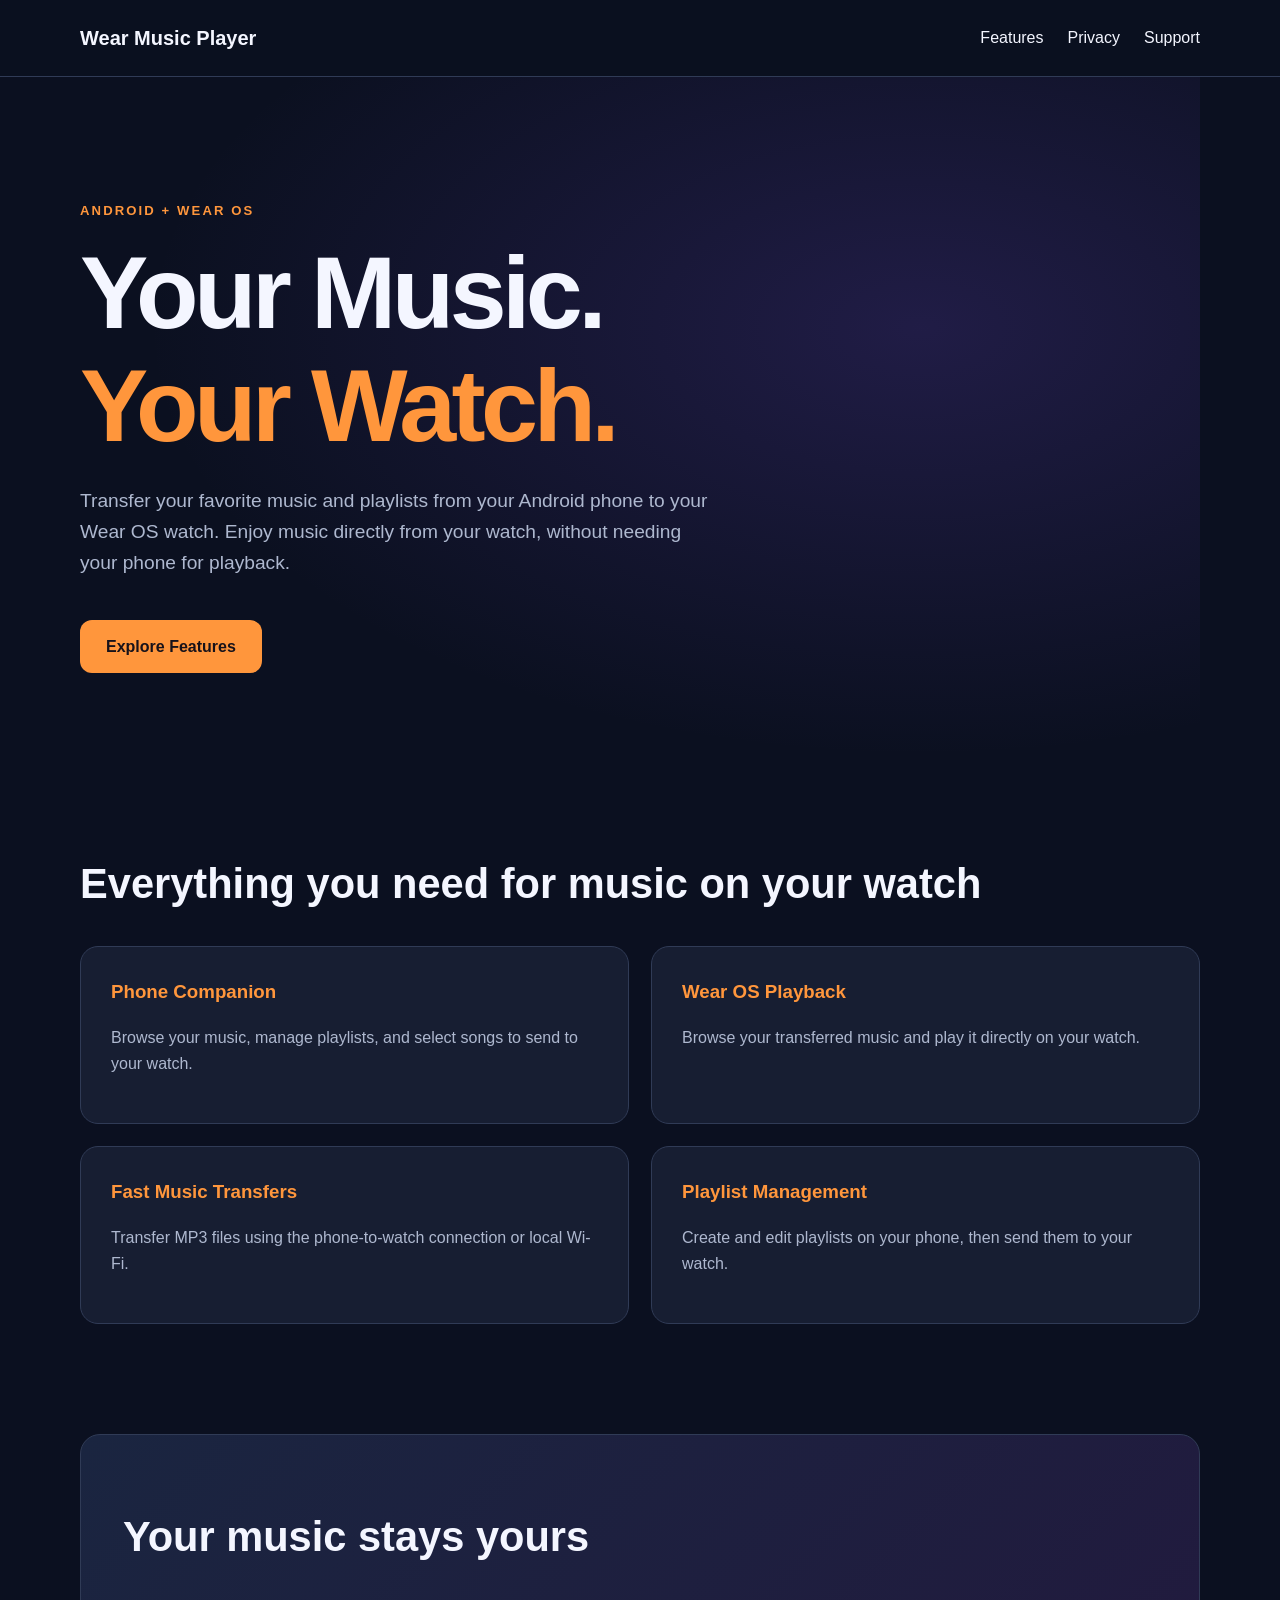
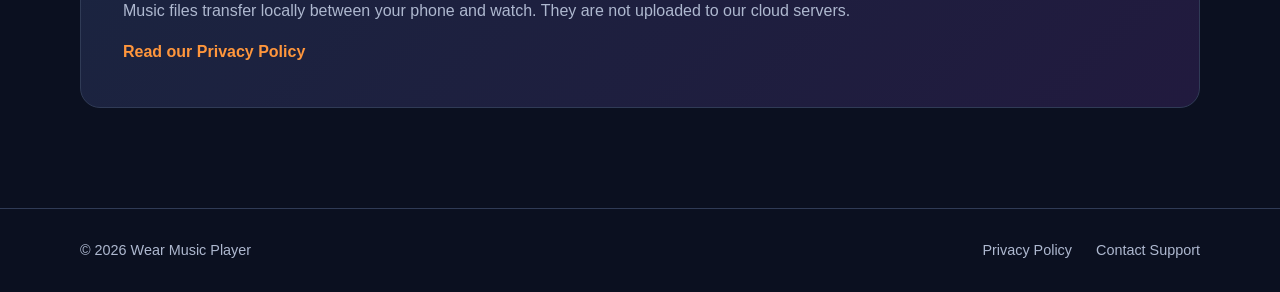
<file: index.html>
﻿<!DOCTYPE html>
<html lang="en">
<head>
  <meta charset="UTF-8">
  <meta name="viewport" content="width=device-width, initial-scale=1">
  <meta name="description" content="Wear Music Player lets you transfer music and playlists from your Android phone to your Wear OS watch.">
  <title>Wear Music Player | Your Music. Your Watch.</title>
  <link rel="stylesheet" href="style.css">
</head>
<body>
  <header class="site-header">
    <nav class="container navigation" aria-label="Main navigation">
      <a class="brand" href="index.html">Wear Music Player</a>
      <div class="nav-links">
        <a href="#features">Features</a>
        <a href="privacy.html">Privacy</a>
        <a href="mailto:hidroela@gmail.com">Support</a>
      </div>
    </nav>
  </header>

  <main>
    <section class="hero container">
      <p class="eyebrow">ANDROID + WEAR OS</p>
      <h1>Your Music.<br><span>Your Watch.</span></h1>
      <p class="hero-description">
        Transfer your favorite music and playlists from your Android phone
        to your Wear OS watch. Enjoy music directly from your watch,
        without needing your phone for playback.
      </p>
      <a class="primary-button" href="#features">Explore Features</a>
    </section>

    <section id="features" class="features container">
      <h2>Everything you need for music on your watch</h2>
      <div class="feature-grid">
        <article class="feature-card">
          <h3>Phone Companion</h3>
          <p>Browse your music, manage playlists, and select songs to send to your watch.</p>
        </article>
        <article class="feature-card">
          <h3>Wear OS Playback</h3>
          <p>Browse your transferred music and play it directly on your watch.</p>
        </article>
        <article class="feature-card">
          <h3>Fast Music Transfers</h3>
          <p>Transfer MP3 files using the phone-to-watch connection or local Wi-Fi.</p>
        </article>
        <article class="feature-card">
          <h3>Playlist Management</h3>
          <p>Create and edit playlists on your phone, then send them to your watch.</p>
        </article>
      </div>
    </section>

    <section class="privacy-highlight container">
      <h2>Your music stays yours</h2>
      <p>
        Music files transfer locally between your phone and watch.
        They are not uploaded to our cloud servers.
      </p>
      <a href="privacy.html">Read our Privacy Policy</a>
    </section>
  </main>

  <footer class="site-footer">
    <div class="container footer-content">
      <span>&copy; 2026 Wear Music Player</span>
      <div>
        <a href="privacy.html">Privacy Policy</a>
        <a href="mailto:hidroela@gmail.com">Contact Support</a>
      </div>
    </div>
  </footer>
</body>
</html>
</file>
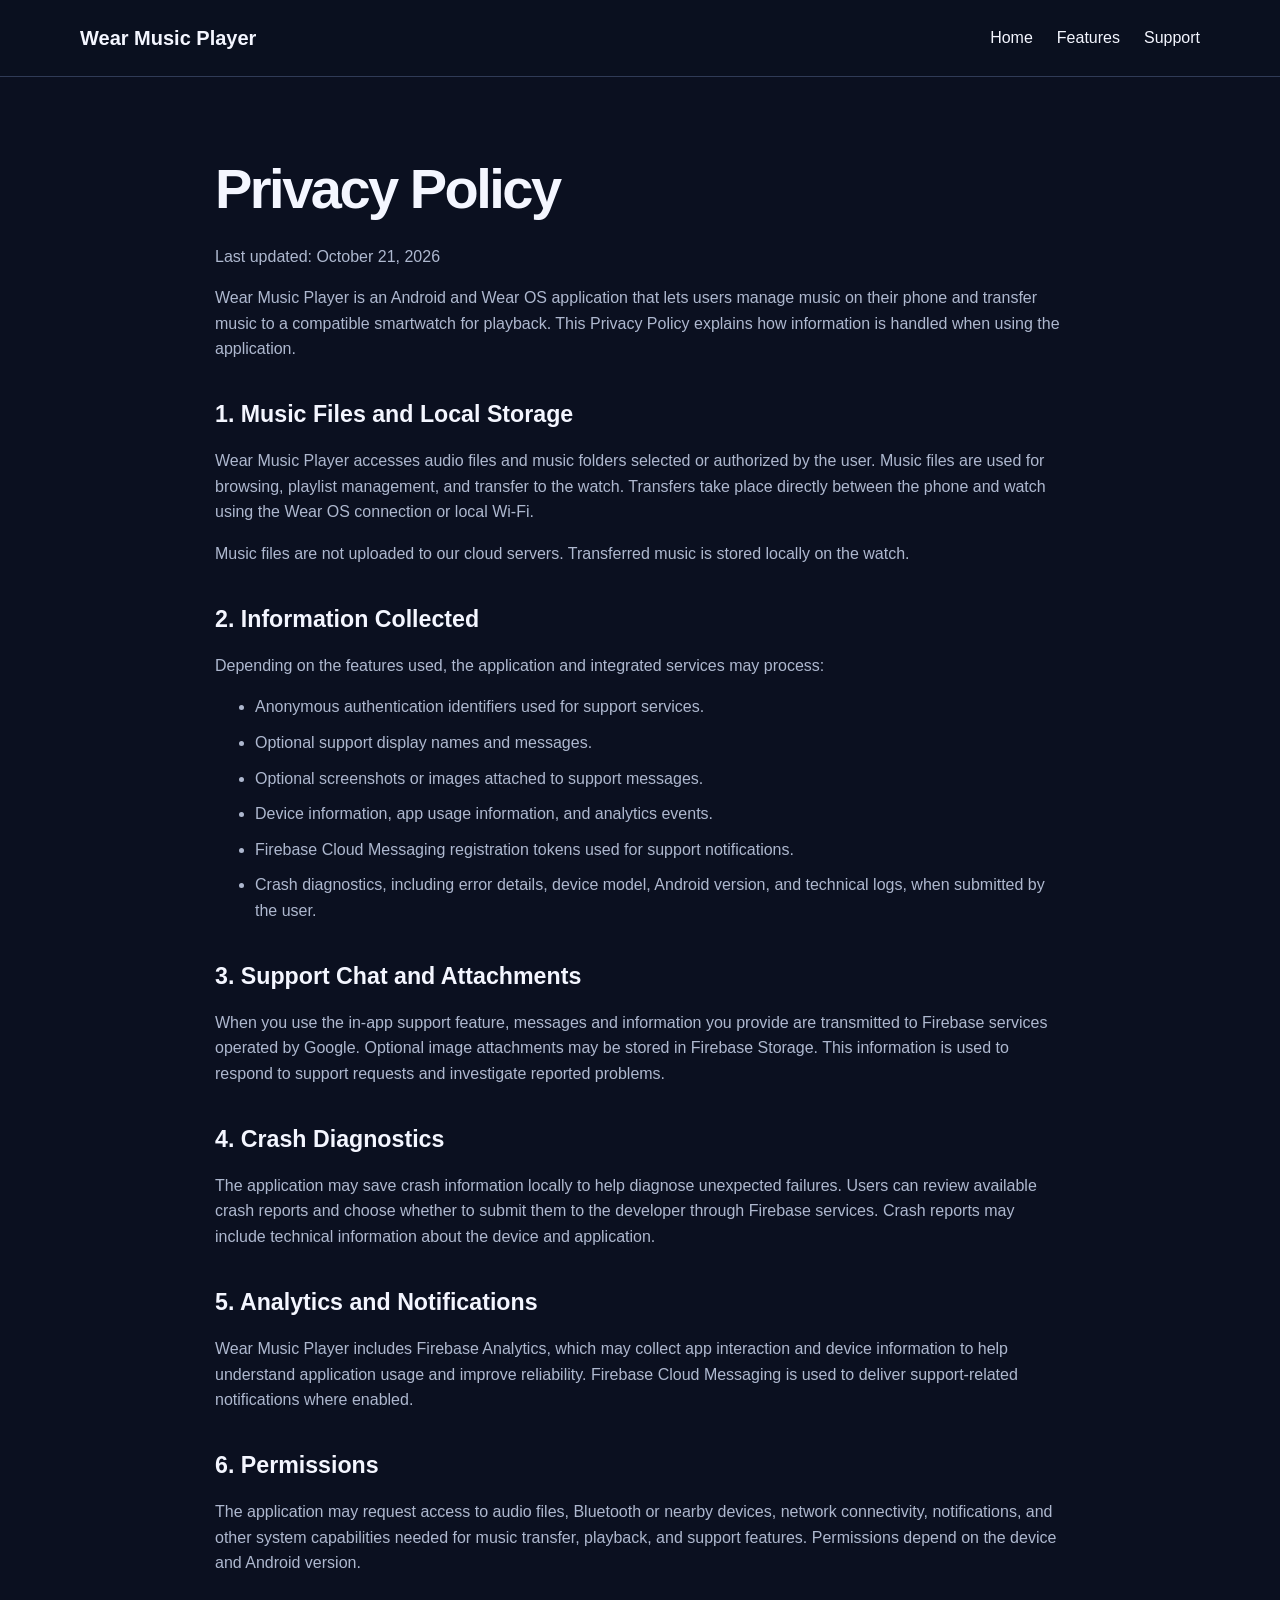
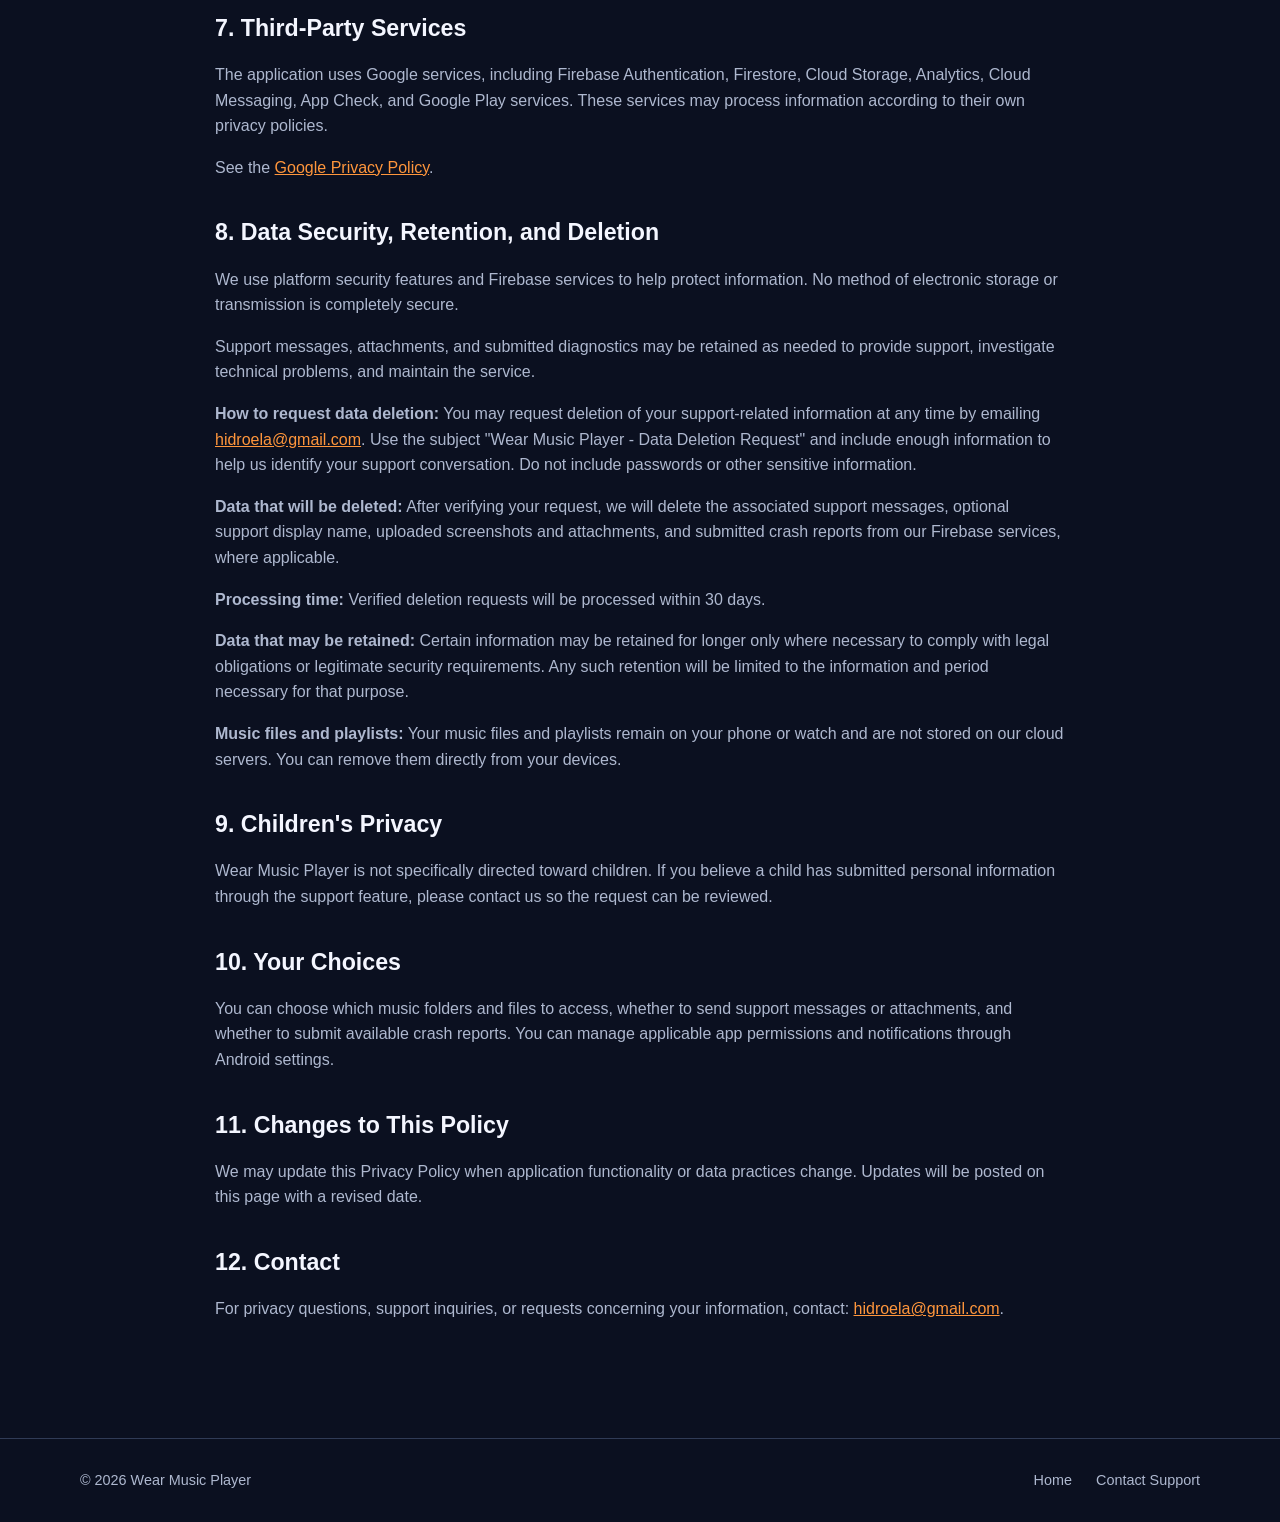
<file: privacy.html>
﻿<!DOCTYPE html>
<html lang="en">
<head>
  <meta charset="UTF-8">
  <meta name="viewport" content="width=device-width, initial-scale=1">
  <meta name="description" content="Privacy Policy for Wear Music Player on Android and Wear OS.">
  <title>Privacy Policy | Wear Music Player</title>
  <link rel="stylesheet" href="style.css">
  <style>
    .policy { max-width: 850px; padding: 65px 0 100px; }
    .policy h1 { font-size: clamp(2.3rem, 5vw, 3.5rem); }
    .policy h2 { font-size: 1.45rem; margin-top: 38px; }
    .policy p, .policy li { color: var(--muted); }
    .policy a { color: var(--accent); text-decoration: underline; }
    .policy li { margin-bottom: 10px; }
    .policy-date { color: var(--muted); }
  </style>
</head>
<body>
  <header class="site-header">
    <nav class="container navigation" aria-label="Main navigation">
      <a class="brand" href="index.html">Wear Music Player</a>
      <div class="nav-links">
        <a href="index.html">Home</a>
        <a href="index.html#features">Features</a>
        <a href="mailto:hidroela@gmail.com">Support</a>
      </div>
    </nav>
  </header>

  <main class="container policy">
    <h1>Privacy Policy</h1>
    <p class="policy-date">Last updated: October 21, 2026</p>

    <p>
      Wear Music Player is an Android and Wear OS application that
      lets users manage music on their phone and transfer music
      to a compatible smartwatch for playback.
      This Privacy Policy explains how information is handled
      when using the application.
    </p>

    <h2>1. Music Files and Local Storage</h2>
    <p>
      Wear Music Player accesses audio files and music folders
      selected or authorized by the user. Music files are used
      for browsing, playlist management, and transfer to the watch.
      Transfers take place directly between the phone and watch
      using the Wear OS connection or local Wi-Fi.
    </p>
    <p>
      Music files are not uploaded to our cloud servers.
      Transferred music is stored locally on the watch.
    </p>

    <h2>2. Information Collected</h2>
    <p>
      Depending on the features used, the application and
      integrated services may process:
    </p>
    <ul>
      <li>Anonymous authentication identifiers used for support services.</li>
      <li>Optional support display names and messages.</li>
      <li>Optional screenshots or images attached to support messages.</li>
      <li>Device information, app usage information, and analytics events.</li>
      <li>Firebase Cloud Messaging registration tokens used for support notifications.</li>
      <li>Crash diagnostics, including error details, device model,
          Android version, and technical logs, when submitted by the user.</li>
    </ul>

    <h2>3. Support Chat and Attachments</h2>
    <p>
      When you use the in-app support feature, messages and
      information you provide are transmitted to Firebase
      services operated by Google. Optional image attachments
      may be stored in Firebase Storage.
      This information is used to respond to support requests
      and investigate reported problems.
    </p>

    <h2>4. Crash Diagnostics</h2>
    <p>
      The application may save crash information locally
      to help diagnose unexpected failures. Users can review
      available crash reports and choose whether to submit
      them to the developer through Firebase services.
      Crash reports may include technical information
      about the device and application.
    </p>

    <h2>5. Analytics and Notifications</h2>
    <p>
      Wear Music Player includes Firebase Analytics, which
      may collect app interaction and device information
      to help understand application usage and improve reliability.
      Firebase Cloud Messaging is used to deliver support-related
      notifications where enabled.
    </p>

    <h2>6. Permissions</h2>
    <p>
      The application may request access to audio files,
      Bluetooth or nearby devices, network connectivity,
      notifications, and other system capabilities needed
      for music transfer, playback, and support features.
      Permissions depend on the device and Android version.
    </p>

    <h2>7. Third-Party Services</h2>
    <p>
      The application uses Google services, including Firebase
      Authentication, Firestore, Cloud Storage, Analytics,
      Cloud Messaging, App Check, and Google Play services.
      These services may process information according to
      their own privacy policies.
    </p>
    <p>
      See the
      <a href="https://policies.google.com/privacy"
         target="_blank" rel="noopener noreferrer">Google Privacy Policy</a>.
    </p>


    <h2>8. Data Security, Retention, and Deletion</h2>
    <p>
      We use platform security features and Firebase services
      to help protect information. No method of electronic
      storage or transmission is completely secure.
    </p>
    <p>
      Support messages, attachments, and submitted diagnostics
      may be retained as needed to provide support, investigate
      technical problems, and maintain the service.
    </p>
    <p>
      <strong>How to request data deletion:</strong>
      You may request deletion of your support-related information
      at any time by emailing
      <a href="mailto:hidroela@gmail.com?subject=Wear%20Music%20Player%20-%20Data%20Deletion%20Request">
        hidroela@gmail.com</a>.
      Use the subject "Wear Music Player - Data Deletion Request"
      and include enough information to help us identify your
      support conversation. Do not include passwords or other
      sensitive information.
    </p>
    <p>
      <strong>Data that will be deleted:</strong>
      After verifying your request, we will delete the associated
      support messages, optional support display name, uploaded
      screenshots and attachments, and submitted crash reports
      from our Firebase services, where applicable.
    </p>
    <p>
      <strong>Processing time:</strong>
      Verified deletion requests will be processed within
      30 days.
    </p>
    <p>
      <strong>Data that may be retained:</strong>
      Certain information may be retained for longer only
      where necessary to comply with legal obligations or
      legitimate security requirements. Any such retention
      will be limited to the information and period necessary
      for that purpose.
    </p>
    <p>
      <strong>Music files and playlists:</strong>
      Your music files and playlists remain on your phone
      or watch and are not stored on our cloud servers.
      You can remove them directly from your devices.
    </p>

    <h2>9. Children's Privacy</h2>
    <p>
      Wear Music Player is not specifically directed toward
      children. If you believe a child has submitted personal
      information through the support feature, please contact
      us so the request can be reviewed.
    </p>

    <h2>10. Your Choices</h2>
    <p>
      You can choose which music folders and files to access,
      whether to send support messages or attachments,
      and whether to submit available crash reports.
      You can manage applicable app permissions and notifications
      through Android settings.
    </p>

    <h2>11. Changes to This Policy</h2>
    <p>
      We may update this Privacy Policy when application
      functionality or data practices change. Updates will
      be posted on this page with a revised date.
    </p>

    <h2>12. Contact</h2>
    <p>
      For privacy questions, support inquiries, or requests
      concerning your information, contact:
      <a href="mailto:hidroela@gmail.com">hidroela@gmail.com</a>.
    </p>
  </main>

  <footer class="site-footer">
    <div class="container footer-content">
      <span>&copy; 2026 Wear Music Player</span>
      <div>
        <a href="index.html">Home</a>
        <a href="mailto:hidroela@gmail.com">Contact Support</a>
      </div>
    </div>
  </footer>
</body>
</html>
</file>
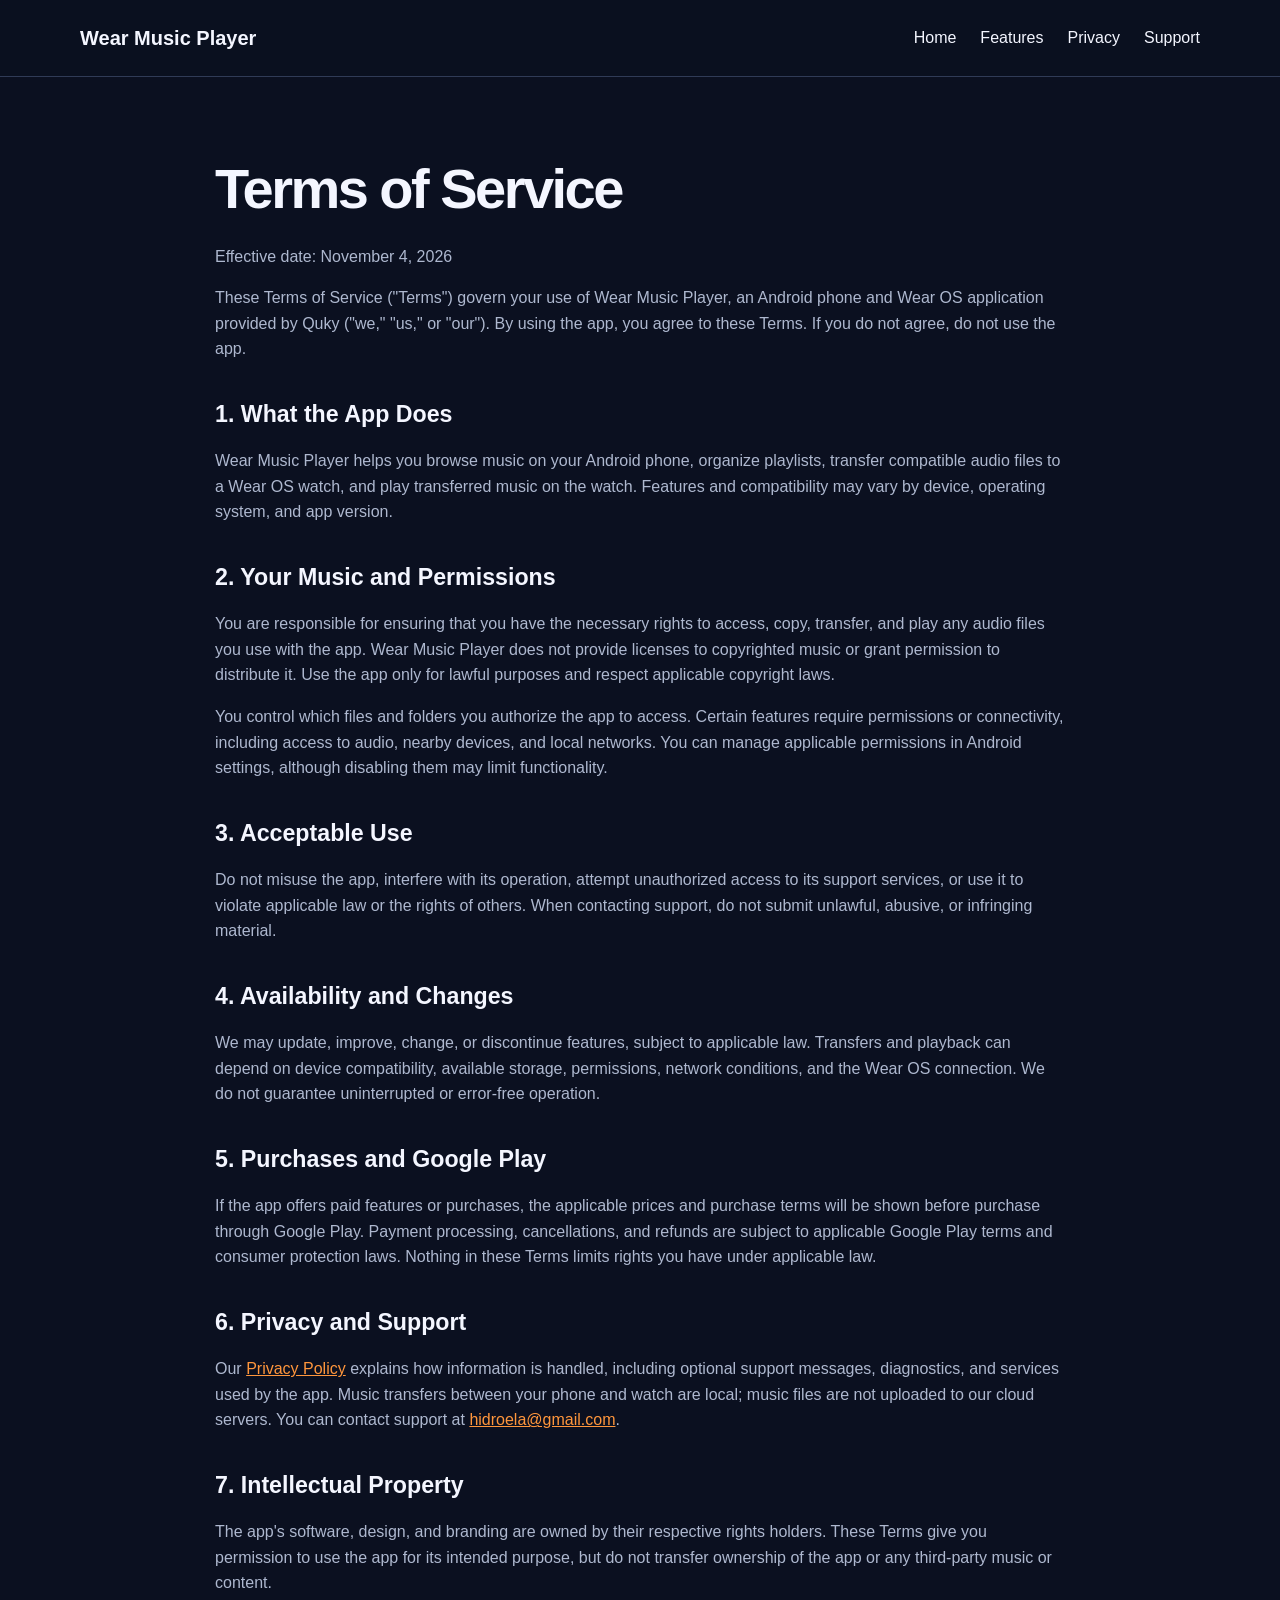
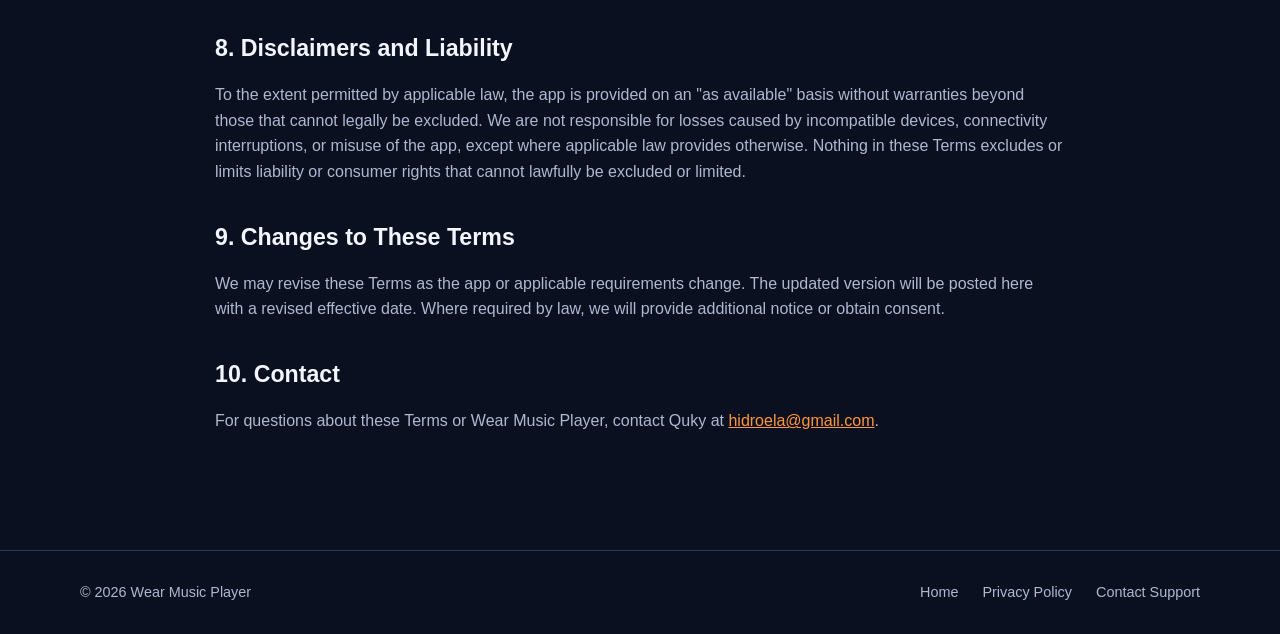
<file: terms.html>
<!DOCTYPE html>
<html lang="en">
<head>
  <meta charset="UTF-8">
  <meta name="viewport" content="width=device-width, initial-scale=1">
  <meta name="description" content="Terms of Service for Wear Music Player on Android and Wear OS.">
  <title>Terms of Service | Wear Music Player</title>
  <link rel="stylesheet" href="style.css">
  <style>
    .policy { max-width: 850px; padding: 65px 0 100px; }
    .policy h1 { font-size: clamp(2.3rem, 5vw, 3.5rem); }
    .policy h2 { font-size: 1.45rem; margin-top: 38px; }
    .policy p, .policy li { color: var(--muted); }
    .policy a { color: var(--accent); text-decoration: underline; }
    .policy li { margin-bottom: 10px; }
    .policy-date { color: var(--muted); }
  </style>
</head>
<body>
  <header class="site-header">
    <nav class="container navigation" aria-label="Main navigation">
      <a class="brand" href="index.html">Wear Music Player</a>
      <div class="nav-links">
        <a href="index.html">Home</a>
        <a href="index.html#features">Features</a>
        <a href="privacy.html">Privacy</a>
        <a href="mailto:hidroela@gmail.com">Support</a>
      </div>
    </nav>
  </header>

  <main class="container policy">
    <h1>Terms of Service</h1>
    <p class="policy-date">Effective date: November 4, 2026</p>
    <p>These Terms of Service ("Terms") govern your use of Wear Music Player, an Android phone and Wear OS application provided by Quky ("we," "us," or "our"). By using the app, you agree to these Terms. If you do not agree, do not use the app.</p>

    <h2>1. What the App Does</h2>
    <p>Wear Music Player helps you browse music on your Android phone, organize playlists, transfer compatible audio files to a Wear OS watch, and play transferred music on the watch. Features and compatibility may vary by device, operating system, and app version.</p>

    <h2>2. Your Music and Permissions</h2>
    <p>You are responsible for ensuring that you have the necessary rights to access, copy, transfer, and play any audio files you use with the app. Wear Music Player does not provide licenses to copyrighted music or grant permission to distribute it. Use the app only for lawful purposes and respect applicable copyright laws.</p>
    <p>You control which files and folders you authorize the app to access. Certain features require permissions or connectivity, including access to audio, nearby devices, and local networks. You can manage applicable permissions in Android settings, although disabling them may limit functionality.</p>

    <h2>3. Acceptable Use</h2>
    <p>Do not misuse the app, interfere with its operation, attempt unauthorized access to its support services, or use it to violate applicable law or the rights of others. When contacting support, do not submit unlawful, abusive, or infringing material.</p>

    <h2>4. Availability and Changes</h2>
    <p>We may update, improve, change, or discontinue features, subject to applicable law. Transfers and playback can depend on device compatibility, available storage, permissions, network conditions, and the Wear OS connection. We do not guarantee uninterrupted or error-free operation.</p>

    <h2>5. Purchases and Google Play</h2>
    <p>If the app offers paid features or purchases, the applicable prices and purchase terms will be shown before purchase through Google Play. Payment processing, cancellations, and refunds are subject to applicable Google Play terms and consumer protection laws. Nothing in these Terms limits rights you have under applicable law.</p>

    <h2>6. Privacy and Support</h2>
    <p>Our <a href="privacy.html">Privacy Policy</a> explains how information is handled, including optional support messages, diagnostics, and services used by the app. Music transfers between your phone and watch are local; music files are not uploaded to our cloud servers. You can contact support at <a href="mailto:hidroela@gmail.com">hidroela@gmail.com</a>.</p>

    <h2>7. Intellectual Property</h2>
    <p>The app's software, design, and branding are owned by their respective rights holders. These Terms give you permission to use the app for its intended purpose, but do not transfer ownership of the app or any third-party music or content.</p>

    <h2>8. Disclaimers and Liability</h2>
    <p>To the extent permitted by applicable law, the app is provided on an "as available" basis without warranties beyond those that cannot legally be excluded. We are not responsible for losses caused by incompatible devices, connectivity interruptions, or misuse of the app, except where applicable law provides otherwise. Nothing in these Terms excludes or limits liability or consumer rights that cannot lawfully be excluded or limited.</p>

    <h2>9. Changes to These Terms</h2>
    <p>We may revise these Terms as the app or applicable requirements change. The updated version will be posted here with a revised effective date. Where required by law, we will provide additional notice or obtain consent.</p>

    <h2>10. Contact</h2>
    <p>For questions about these Terms or Wear Music Player, contact Quky at <a href="mailto:hidroela@gmail.com">hidroela@gmail.com</a>.</p>
  </main>

  <footer class="site-footer">
    <div class="container footer-content">
      <span>&copy; 2026 Wear Music Player</span>
      <div>
        <a href="index.html">Home</a>
        <a href="privacy.html">Privacy Policy</a>
        <a href="mailto:hidroela@gmail.com">Contact Support</a>
      </div>
    </div>
  </footer>
</body>
</html>
</file>
<file: style.css>
﻿:root {
  color-scheme: dark;
  --background: #0b1020;
  --surface: #171e32;
  --text: #f4f6ff;
  --muted: #aeb8cf;
  --accent: #ff963c;
  --border: #303b56;
}

* {
  box-sizing: border-box;
}

html {
  scroll-behavior: smooth;
}

body {
  margin: 0;
  background: var(--background);
  color: var(--text);
  font-family: "Segoe UI", Arial, sans-serif;
  line-height: 1.6;
}

a {
  color: inherit;
  text-decoration: none;
}

.container {
  width: min(1120px, 90%);
  margin: 0 auto;
}

.site-header {
  background: rgba(11, 16, 32, 0.96);
  border-bottom: 1px solid var(--border);
}

.navigation,
.footer-content {
  display: flex;
  align-items: center;
  justify-content: space-between;
  gap: 24px;
}

.navigation {
  min-height: 76px;
}

.brand {
  font-size: 1.25rem;
  font-weight: 750;
}

.nav-links,
.footer-content > div {
  display: flex;
  flex-wrap: wrap;
  gap: 24px;
}

.nav-links a:hover,
.site-footer a:hover {
  color: var(--accent);
}

.hero {
  padding: 110px 0 120px;
  background: radial-gradient(ellipse at 75% 35%,
    rgba(100, 67, 190, 0.24), transparent 65%);
}

.eyebrow {
  color: var(--accent);
  font-size: 0.82rem;
  font-weight: 700;
  letter-spacing: 0.16em;
}

h1 {
  margin: 16px 0 24px;
  font-size: clamp(3.2rem, 8vw, 6.4rem);
  line-height: 1.1;
  letter-spacing: -0.045em;
}

h1 span {
  color: var(--accent);
}

.hero-description {
  max-width: 640px;
  color: var(--muted);
  font-size: 1.2rem;
}

.primary-button {
  display: inline-block;
  margin-top: 22px;
  padding: 14px 26px;
  border-radius: 12px;
  background: var(--accent);
  color: #17121a;
  font-weight: 700;
  transition: transform 0.2s, background 0.2s;
}

.primary-button:hover {
  background: #ffb16c;
  transform: translateY(-2px);
}

.features {
  padding: 30px 0 110px;
}

h2 {
  font-size: clamp(1.8rem, 4vw, 2.6rem);
  line-height: 1.25;
}

.feature-grid {
  display: grid;
  grid-template-columns: repeat(2, minmax(0, 1fr));
  gap: 22px;
  margin-top: 36px;
}

.feature-card {
  padding: 30px;
  background: var(--surface);
  border: 1px solid var(--border);
  border-radius: 18px;
}

.feature-card h3 {
  margin-top: 0;
  color: var(--accent);
}

.feature-card p,
.privacy-highlight p {
  color: var(--muted);
}

.privacy-highlight {
  margin-bottom: 100px;
  padding: 42px;
  border: 1px solid var(--border);
  border-radius: 20px;
  background: linear-gradient(135deg, #1a2540, #211a3e);
}

.privacy-highlight a {
  color: var(--accent);
  font-weight: 700;
}

.site-footer {
  padding: 30px 0;
  border-top: 1px solid var(--border);
  color: var(--muted);
  font-size: 0.9rem;
}

a:focus-visible {
  outline: 3px solid var(--accent);
  outline-offset: 4px;
}

@media (max-width: 650px) {
  .navigation,
  .footer-content {
    align-items: flex-start;
    flex-direction: column;
    padding: 20px 0;
  }

  .nav-links {
    gap: 18px;
  }

  .hero {
    padding: 75px 0 85px;
  }

  .feature-grid {
    grid-template-columns: 1fr;
  }

  .privacy-highlight {
    padding: 25px;
  }
}

@media (prefers-reduced-motion: reduce) {
  html {
    scroll-behavior: auto;
  }

  .primary-button {
    transition: none;
  }
}
</file>
